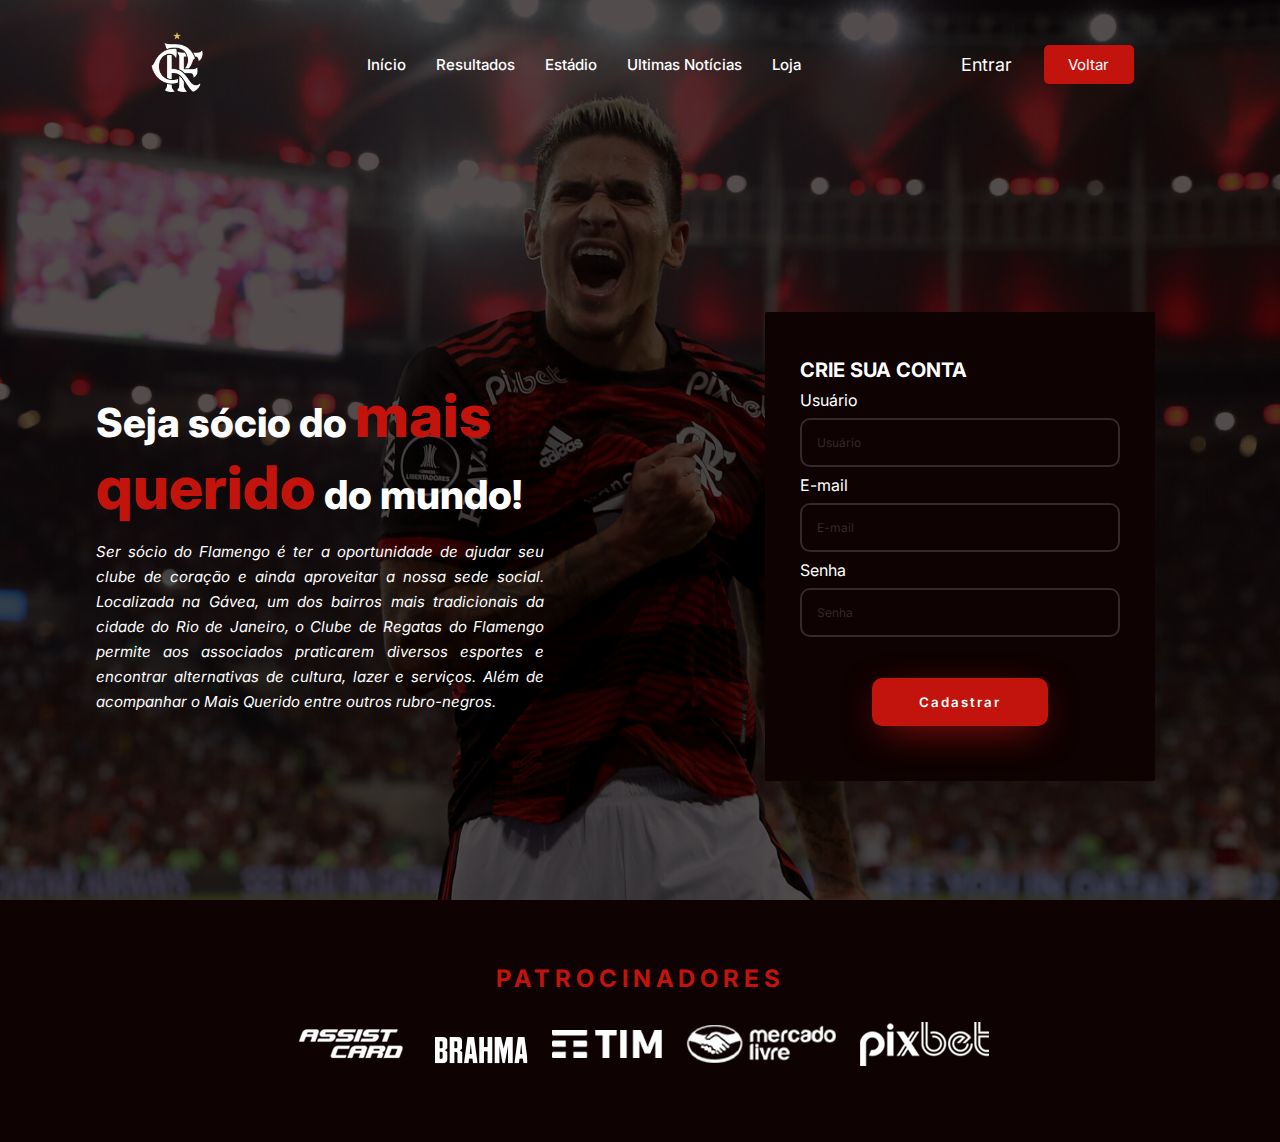
<file: register.html>
<!DOCTYPE html>
<html lang="pt-BR">

<head>
    <meta charset="UTF-8">
    <meta name="viewport" content="width=device-width, initial-scale=1.0">
    <title>Cadastre-se</title>
    <link rel="preconnect" href="https://fonts.googleapis.com">
    <link rel="preconnect" href="https://fonts.gstatic.com" crossorigin>
    <link rel="stylesheet" href="style.css">
</head>

<body>
    <div class="fundo-pagina-registro">
        <header>
            <div class="logo">
                <img src="Img/logo_flamengo.png" alt="Flamengo">
            </div>
            <nav>
                <li><a href="index.html#">Início</a></li>
                <li><a href="index.html#resultados">Resultados</a></li>
                <li><a href="index.html#estadio">Estádio</a></li>
                <li><a href="index.html#noticias">Ultimas Notícias</a></li>
                <li><a href="shop.html">Loja</a></li>
            </nav>
            <div class="button-enter">
                <a href="#">Entrar</a>
                <button><a id="cadastro" href="index.html">Voltar</a></button>
            </div>
        </header>
        <div class="main-login">
            <div class="esquerdo-login">
                <h1>Seja sócio do <span>mais querido</span> do mundo!</h1>
                <p>Ser sócio do Flamengo é ter a oportunidade de ajudar seu clube de coração e ainda aproveitar a nossa
                    sede social. Localizada na Gávea, um dos bairros mais tradicionais da cidade do Rio de Janeiro, o
                    Clube de Regatas do Flamengo permite aos associados praticarem diversos esportes e encontrar
                    alternativas de cultura, lazer e serviços. Além de acompanhar o Mais Querido entre outros
                    rubro-negros.</p>
            </div>
            <div class="direito-login">
                <div class="card-de-login">
                    <div class="texto-do-campo">
                        <h1>crie sua conta</h1>
                        <label for="usuario">Usuário</label>
                        <input type="text" name="usuario" placeholder="Usuário">
                        <label for="email">E-mail</label>
                        <input type="email" name="email" placeholder="E-mail">
                        <label for="senha">Senha</label>
                        <input type="password" name="senha" placeholder="Senha">
                    </div>
                    <button class="btn-login">Cadastrar</button>
                </div>
            </div>
        </div>
    </div>
    <footer>

        <div class="footer-container-pat">

            <div class="card-footer-pat">
                <h1>PATROCINADORES</h1>
                <br>
                <a href="https://www.assistcard.com/br"><img src="Img/patrocinadores/assistantcard.png" alt=""></a>
                <a href="https://www.brahma.com.br/"><img src="Img/patrocinadores/brahma.png" alt="#"></a>
                <a href="http://www.tim.com.br/"><img src="Img/patrocinadores/tim.png" alt=""></a>
                <a href="https://www.mercadolivre.com.br/"><img src="Img/patrocinadores/mercadolivre.png" alt=""></a>
                <a href="https://pixbet.com/prejogo/"><img src="Img/patrocinadores/pxbet.png" alt=""></a>
            </div>
        </div>

    </footer>
</body>
</file>
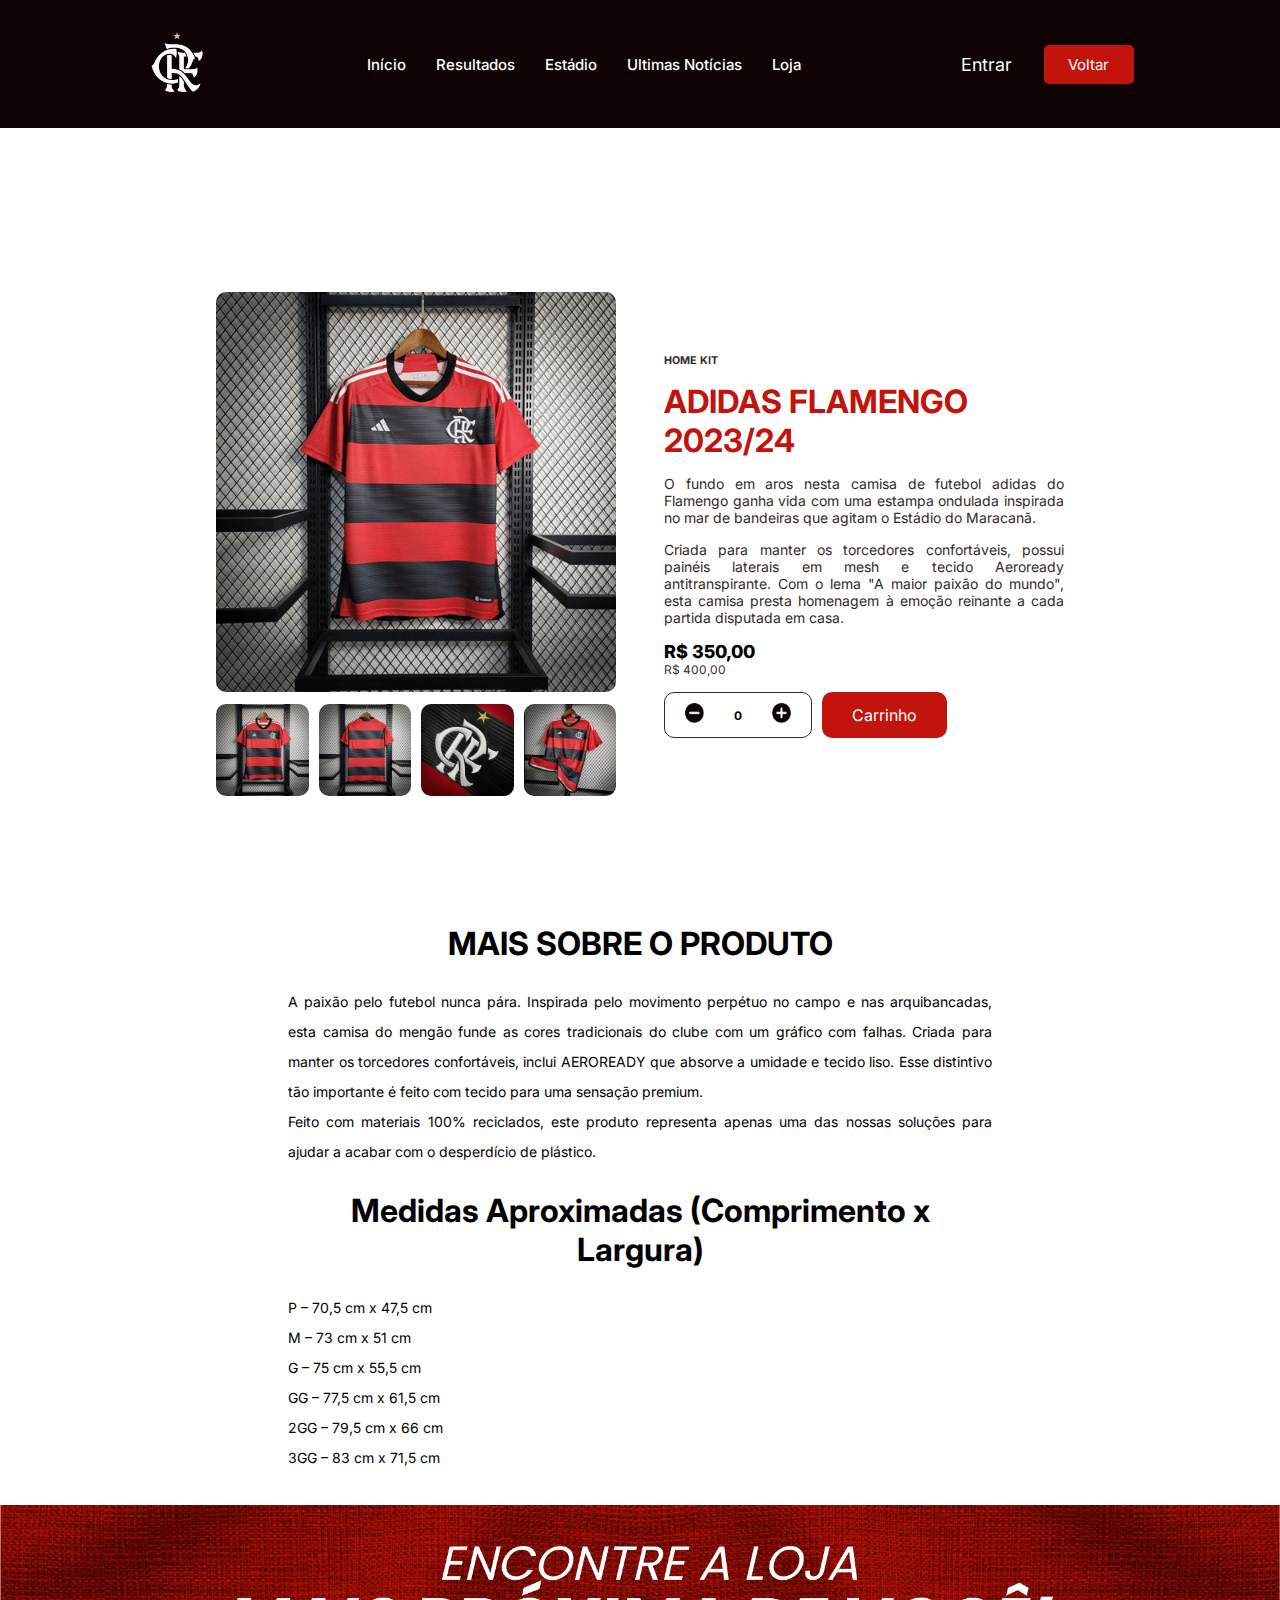
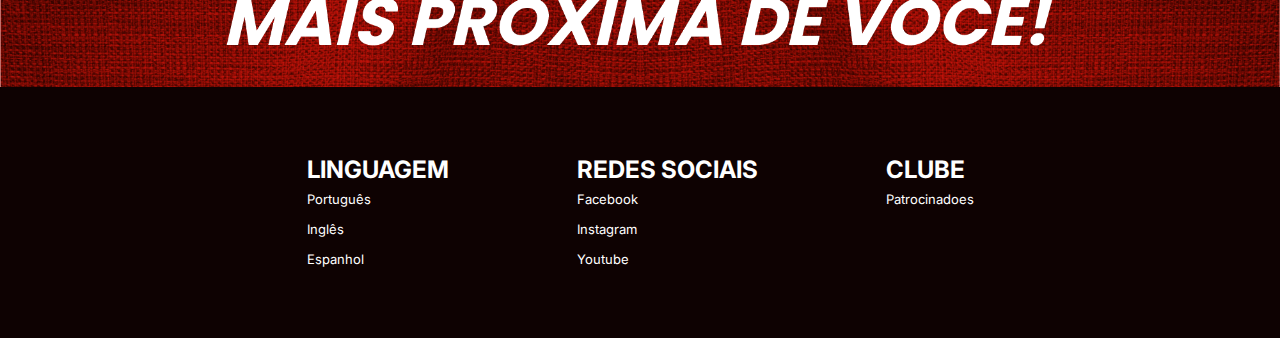
<file: shop.html>
<!DOCTYPE html>
<html lang="pt-BR">

<head>
    <meta charset="UTF-8">
    <meta name="viewport" content="width=device-width, initial-scale=1.0">
    <title>Loja Oficial</title>
    <link rel="preconnect" href="https://fonts.googleapis.com">
    <link rel="preconnect" href="https://fonts.gstatic.com" crossorigin>
    <link rel="stylesheet" href="style.css">
</head>

<body>
    <div class="shop-full">
        <header class="shop-header">
            <div class="logo">
                <img src="Img/logo_flamengo.png" alt="Flamengo">
            </div>
            <nav>
                <li><a href="index.html">Início</a></li>
                <li><a href="index.html#resultados">Resultados</a></li>
                <li><a href="index.html#estadio">Estádio</a></li>
                <li><a href="index.html#noticias">Ultimas Notícias</a></li>
                <li><a href="#">Loja</a></li>
            </nav>
            <div class="button-enter">
                <a href="#">Entrar</a>
                <button><a id="cadastro" href="index.html">Voltar</a></button>
            </div>
        </header>
        <main class="shop-main">
            <section class="item-principal">
                <div class="container">
                    <div class="left-side">
                        <div class="items">
                            <div class="select-image">
                                <img src="Img/shop/1.jpg">
                            </div>
                            <div class="thumbs">
                                <div class="image">
                                    <img src="Img/shop/1.jpg">
                                </div>
                                <div class="image">
                                    <img src="Img/shop/2.jpg">
                                </div>
                                <div class="image">
                                    <img src="Img/shop/3.jpg">
                                </div>
                                <div class="image">
                                    <img src="Img/shop/4.jpg">
                                </div>
                            </div>
                        </div>
                    </div>
                    <div class="right-side">
                        <div class="content">
                            <h6>HOME KIT</h6>
                            <h1>ADIDAS FLAMENGO 2023/24</h1>
                            <p>O fundo em aros nesta camisa de futebol adidas do Flamengo ganha vida com uma estampa
                                ondulada inspirada no mar de bandeiras que agitam o Estádio do Maracanã.</p>
                            <p>Criada para manter os torcedores confortáveis, possui painéis laterais em mesh e tecido
                                Aeroready antitranspirante. Com o lema "A maior paixão do mundo", esta camisa presta
                                homenagem à emoção reinante a cada partida disputada em casa.</p>
                            <div class="precos">
                                <span class="preco">R$ 350,00</span>
                                <span class="off">R$ 400,00</span>
                            </div>
                            <div class="options">
                                <div class="quantidade">
                                    <div class="menos">
                                        <img src="Img/shop/menos.png">
                                    </div>
                                    <span>0</span>
                                    <div class="adicionar">
                                        <img src="Img/shop/mais.png" alt="">
                                    </div>
                                </div>
                                <a href="" class="button">Carrinho</a>
                            </div>
                        </div>
                    </div>
                </div>
            </section>
            <section class="mais-sobre">
                <div class="descricao">
                    <div class="descricao-item">
                        <h1>MAIS SOBRE O PRODUTO</h1>
                        <p>A paixão pelo futebol nunca pára. Inspirada pelo movimento perpétuo no campo e nas arquibancadas, esta camisa do mengão funde as cores tradicionais do clube com um gráfico com falhas. Criada para manter os torcedores confortáveis, inclui AEROREADY que absorve a umidade e tecido liso. Esse distintivo tão importante é feito com tecido para uma sensação premium.</p>
    
                        <p>Feito com materiais 100% reciclados, este produto representa apenas uma das nossas soluções para ajudar a acabar com o desperdício de plástico.</p>
                        <h1>Medidas Aproximadas (Comprimento x Largura)</h1>
                        <p>P – 70,5 cm x 47,5 cm</p>
                        <p>M – 73 cm x 51 cm</p>
                        <p>G – 75 cm x 55,5 cm</p>
                        <p>GG – 77,5 cm x 61,5 cm</p>
                        <p>2GG – 79,5 cm x 66 cm</p>
                        <p>3GG – 83 cm x 71,5 cm</p>
                    </div>
                </div>
            </section>
            <div class="banner-loja">
                <a href="""><img src="Img/shop/banner-loja.png"></a>
            </div>
        </main>
    </div>

    <footer>

        <div class="footer-container">

            <div class="card-footer">
                <h1>LINGUAGEM</h1>
                <p>Português</p>
                <p>Inglês</p>
                <p>Espanhol</p>
            </div>

            <div class="card-footer">
                <h1>REDES SOCIAIS</h1>
                <p>Facebook</p>
                <p>Instagram</p>
                <p>Youtube</p>
            </div>

            <div class="card-footer">
                <h1>CLUBE</h1>
                <p>Patrocinadoes</p>
            </div>

        </div>

    </footer>
</body>
</file>
<file: style.css>
@import url('https://fonts.googleapis.com/css2?family=Inter:wght@500;600;700&display=swap');

*{
    margin: 0;
    padding: 0;
    list-style: none;
    text-decoration: none;
    /* box-sizing: border-box; */
    font-family: "Inter";
}

/* Botão topo da página */
.botao-fixo {
    position: fixed;
    bottom: 2rem;
    right: 2rem;
    visibility: visible;
}
/* Fim do botão topo da página */

/* Fundo da página, com a foto de background. */
.fundo-pagina {
    /* background: rgba(12, 0, 0, 0.7) url(Img/fundo-gaby.png); */
    background: rgba(10, 0, 0, 0.7) url(Img/gabigol.jpg);
    background-blend-mode: darken;
    background-position: center;
    background-size: cover;
    background-repeat: no-repeat;
    width: 100vw;
    height: 100vh;
    max-width: 100%;
}
/* Fim do fundo da página, com a foto de background. */

/* Barra de navegação */
.logo img {
    width: 60px;
    height: auto;
}

header {
    display: flex;
    justify-content: center;
    padding-top: 2rem;
    align-items: center;
    text-align: center;
    gap: 10rem;
}

nav {
    display: flex;
    gap: 30px;
    font-size: 15px;
}

nav a{
    color: white;
    font-weight: 500;
}

.button-enter {
    display: flex;
    gap: 2rem;
    align-items: center;
}

.button-enter button {
    background-color: #c2140d;
    padding: 10px;
    color: white;
    border-radius: 5px;
    border: none;
    cursor: pointer;
    min-width: 90px;
}

.button-enter a {
    color: white;
    font-size: 18px;
}

#cadastro {
    font-size: 15px;
}
/* Fim da barra de navegação */

/* Texto principal do site */
.container-gabi {
    margin-left: 14%;
    margin-top: 12%;
    max-width: 100%;
}
.meio-gabi {
    color: white;
    font-size: 28px;
}

.meio-gabi p {
    color: white;
    font-style: italic;
    font-size: 17px;
    font-weight: 500;
    margin-top: 1rem;
    line-height: 25px;
}

.botao-ler-materia {
    background-color: #c2140d;
    padding: 10px;
    color: white;
    border-radius: 3px;
    border: none;
    margin-top: 3rem;
    cursor: pointer;
    width: 150px;
    text-transform: uppercase;
}

.botao-ler-materia a {
    color: white;
}
/* Fim do texto principal do site */

/* Resultado importante */
#mundial {
    display: flex;
    justify-content: center;
    padding-bottom: 3rem;
    font-size: 15px;
    font-weight: 200;
    color: #352929;
    letter-spacing: 0.1rem
}

.resultados {
    display: flex;
    justify-content: center;
    align-items: center;
    gap: 1.5rem;
    padding-top: 6rem;
    padding-bottom: 4rem;
}

.resultados img {
    width: 70px;
    height: auto;
}

.resultados h3 {
    font-size: 38px;
}

.resultados h2, p {
    font-size: 62px;
}
/* Fim do fundo do resultado importante */

/* Estádio */
#fundo-branco {
    position: absolute;
    background-color: white;
    width: 500px;
    padding: 50px;
    top: 163%;
    left: 28%;
    border-radius: 15px;
}

#fundo-branco h1 {
    color: #0e0202;
    margin-bottom: 10px;
    padding-left: 1rem;
    text-transform: uppercase;
    border-left: 3px solid #c2140d;
}

#fundo-branco a {
    color: #c2140d;
    font-weight: 700;

}

#fundo-branco p {
    font-size: 15px;
    color: #352929;
    line-height: 22px;
    text-align: justify;
}

.fundo-estadio {
    background: rgba(10, 0, 0, 0.7) url(Img/maraca.jpg);
    /* background: rgba(12, 0, 0, 0.7) url(Img/comemora.webp); */
    background-blend-mode: darken;
    background-size: cover;
    background-position: center;
    background-repeat: no-repeat;
    max-width: 100%;
    height: 80vh;
    width: 100%;
}
/* Fim do estádio */

/* Cartões de noticias */
.cartoes img {
    width: 350px;
    height: 230px;
}

.cartoes p {
    font-size: 11px;
    font-weight: 600;
    color: #c2140d;
    text-transform: uppercase;
    margin-top: 0.5rem;
}

.cartoes span {
    font-size: 11px;
    font-weight: 600;
    color: #0e0202;
    text-transform: uppercase;
    margin-top: 0.5rem;
}

.equipe-principal {
    display: flex;
    justify-content: center;
    align-items: center;
    flex-wrap: wrap;
    padding: 1.5rem;
    gap: 1rem;
}

.noticias h1 {
    margin-top: 4rem;
    margin-left: 8.5rem;
    margin-bottom: 2rem;
    padding-left: 1rem;
    text-transform: uppercase;
    border-left: 3px solid #c2140d;
}

.noticias button {
    margin-bottom: 2rem;
}

.button-container {
    display: flex;
    justify-content: center;
    width: 100%;
    margin-bottom: 2rem;
}

.paragrafo {
    display: flex;
    justify-content: space-between;
}

.cartoes h4 {
    margin-top: 0.5rem;
    max-width: 350px;
    font-weight: 600;
}
/* Fim dos cartões de noticias */

/* Footer */
footer {
    background-color: #0e0202;
    padding: 4rem;
}

.footer-container {
    display: flex;
    justify-content: center;
    flex-wrap: wrap;
    gap: 8rem;
}

.card-footer p {
    font-size: 13px;
    color: white;
    line-height: 30px;
}

.footer-container .card-footer h1 {
    font-size: 24px;
    color: white;
}
/* Fim do footer */

/* 
-----------------------------------------------
PÁGINA DE REGISTRO
-----------------------------------------------
*/

.fundo-pagina-registro {
    /* background: rgba(12, 0, 0, 0.7) url(Img/fundo-gaby.png); */
    background: rgba(10, 0, 0, 0.7) url(Img/registro-bg.jpg);
    background-blend-mode: darken;
    background-position: center;
    background-size: cover;
    background-repeat: no-repeat;
    width: 100vw;
    height: 100vh;
    max-width: 100%;
}

.main-login {
    width: 100%;
    height: 100vh;
    display: flex;
    justify-content: center;
    align-items: center;
}

.esquerdo-login {
    width: 50vw;
    display: flex;
    justify-content: center;
    align-items: center;
    flex-direction: column;
}

.esquerdo-login h1 {
    width: 70%;
    font-weight: 800;
    color: white;
    font-size: 40px;
}

.esquerdo-login h1 span {
    font-weight: 800;
    color: #c2140d;
    font-size: 60px;
}

.esquerdo-login p {
    width: 70%;
    color: white;
    font-size: 15px;
    margin-top: 1rem;
    line-height: 25px;
    text-align: justify;
    font-style: italic;
}

.direito-login {
    width: 50vw;
    display: flex;
    justify-content: center;
    align-items: center; 
}

.card-de-login {
    width: 50%;
    display: flex;
    justify-content: center;
    align-items: center;
    flex-direction: column;
    padding: 30px 35px;
    background: #0e0202;
    border-radius: 2px;
}

.card-de-login h1 {
    font-size: 20px;
    text-transform: uppercase;
    align-items: center;
    color: white;
    margin: 0;
}

.texto-do-campo {
    width: 100%;
    display: flex;
    flex-direction: column;
    align-items: flex-start;
    justify-content: center;
    margin: 1rem 0;
}

.texto-do-campo input {
    width: 100%;
    border: solid 2px #352929;
    border-radius: 10px;
    padding: 15px;
    background: #0e0202;;
    color: white;
    font-size: 12px;
    outline: none;
    box-sizing: border-box;
}

.texto-do-campo label {
    color: white;
    margin: 0.5rem 0;
}

.texto-do-campo input::placeholder {
    color: #352929;
}

.btn-login {
    width: 55%;
    padding: 16px 0px;
    margin: 25px;
    border: none;
    border-radius: 10px;
    color: white;
    background: #c2140d;
    font-weight: 600;
    letter-spacing: 2px;
    cursor: pointer;
    box-shadow: 0px 10px 40px -12px #c2140d;
}

.footer-container-pat {
    display: flex;
    justify-content: center;
    align-items: center;
    gap: 50rem;
}

.card-footer-pat img {
    padding: 0 10px;
}

.card-footer-pat h1 {
    font-size: 24px;
    color: #c2140d;
    display: flex;
    justify-content: center;
    letter-spacing: 5px;
}

/* 
-----------------------------------------------
PÁGINA DA LOJA
-----------------------------------------------
*/

.shop-full{
    background-color: #0e0202;
}

.shop-header {
    padding-bottom: 2rem;
}

.item-principal {
    height: calc(100vh - 128px);
}

.container {
    display: flex;
    justify-content: flex-end;
    align-items: center;
    width: 100%;
    height: calc(100vh - 64px);
    gap: 3rem;
    background-color: white;
}

.left-side {
    display: flex;
    flex-direction: column;
    width: 100%;
}

.items {
    align-self: flex-end;
}

.select-image {
    max-width: 400px;
}

.select-image img {
    width: 100%;
    border-radius: 10px;
}

.thumbs {
    display: flex;
    justify-content: space-evenly;
    max-width: 400px;
    gap: 10px;
    padding-top: 0.5rem;
}

.image img {
    width: 100%;
    border-radius: 10px;
}

.right-side {
    width: 100%;
    display: flex;
    flex-direction: column;
}

.content {
    max-width: 400px;
    display: flex;
    flex-direction: column;
    gap: 15px;
}

.right-side p {
    font-size: 14px;
    color: #352929;
    text-align: justify;
}

.right-side h6 {
    color: #352929;
}

.right-side h1 {
    color: #c2140d;
}

.precos {
    display: flex;
    flex-direction: column;
}

.preco {
    font-size: 18px;
    font-weight: 800;
}

.off {
    font-size: 12px;
    color: #352929;
}

.options {
    display: flex;
    gap: 10px;
}

.quantidade{
    display: flex;
    align-items: center;
    gap: 30px;
    border: 1.5px solid #352929;
    padding: 10px 20px;
    width: fit-content;
    border-radius: 10px;
}

.quantidade span {
    font-weight: 700;
    font-size: 12px;
}

.menos, .adicionar {
    cursor: pointer;
}

.menos img, .adicionar img {
    height: 1.2rem;
}


.button {
    display: inline-block;
    text-decoration: none;
    color: white;
    background-color: #c2140d;
    padding: 10px 30px;
    border-radius: 10px;
    display: flex;
    align-items: center;
    width: fit-content;
    gap: 10px;
}

.button img {
    width: 14px;
}

.mais-sobre {
    background-color: white;
    padding-bottom: 2rem;
}

.descricao {
    display: flex;
    flex-direction: column;
    align-items: center;
    justify-content: center;
    max-width: 55%;
    text-align: justify;
    margin: auto;
}

.descricao-item h1 {
    text-align: center;
    padding-bottom: 1.5rem;
    padding-top: 1.5rem;
}

.descricao-item p {
    font-size: 14px;
    line-height: 30px;
}

.banner-loja {
    display: flex;
    justify-content: center;
}

.banner-loja img {
    width: 100vw;
    height: auto;
}
</file>
